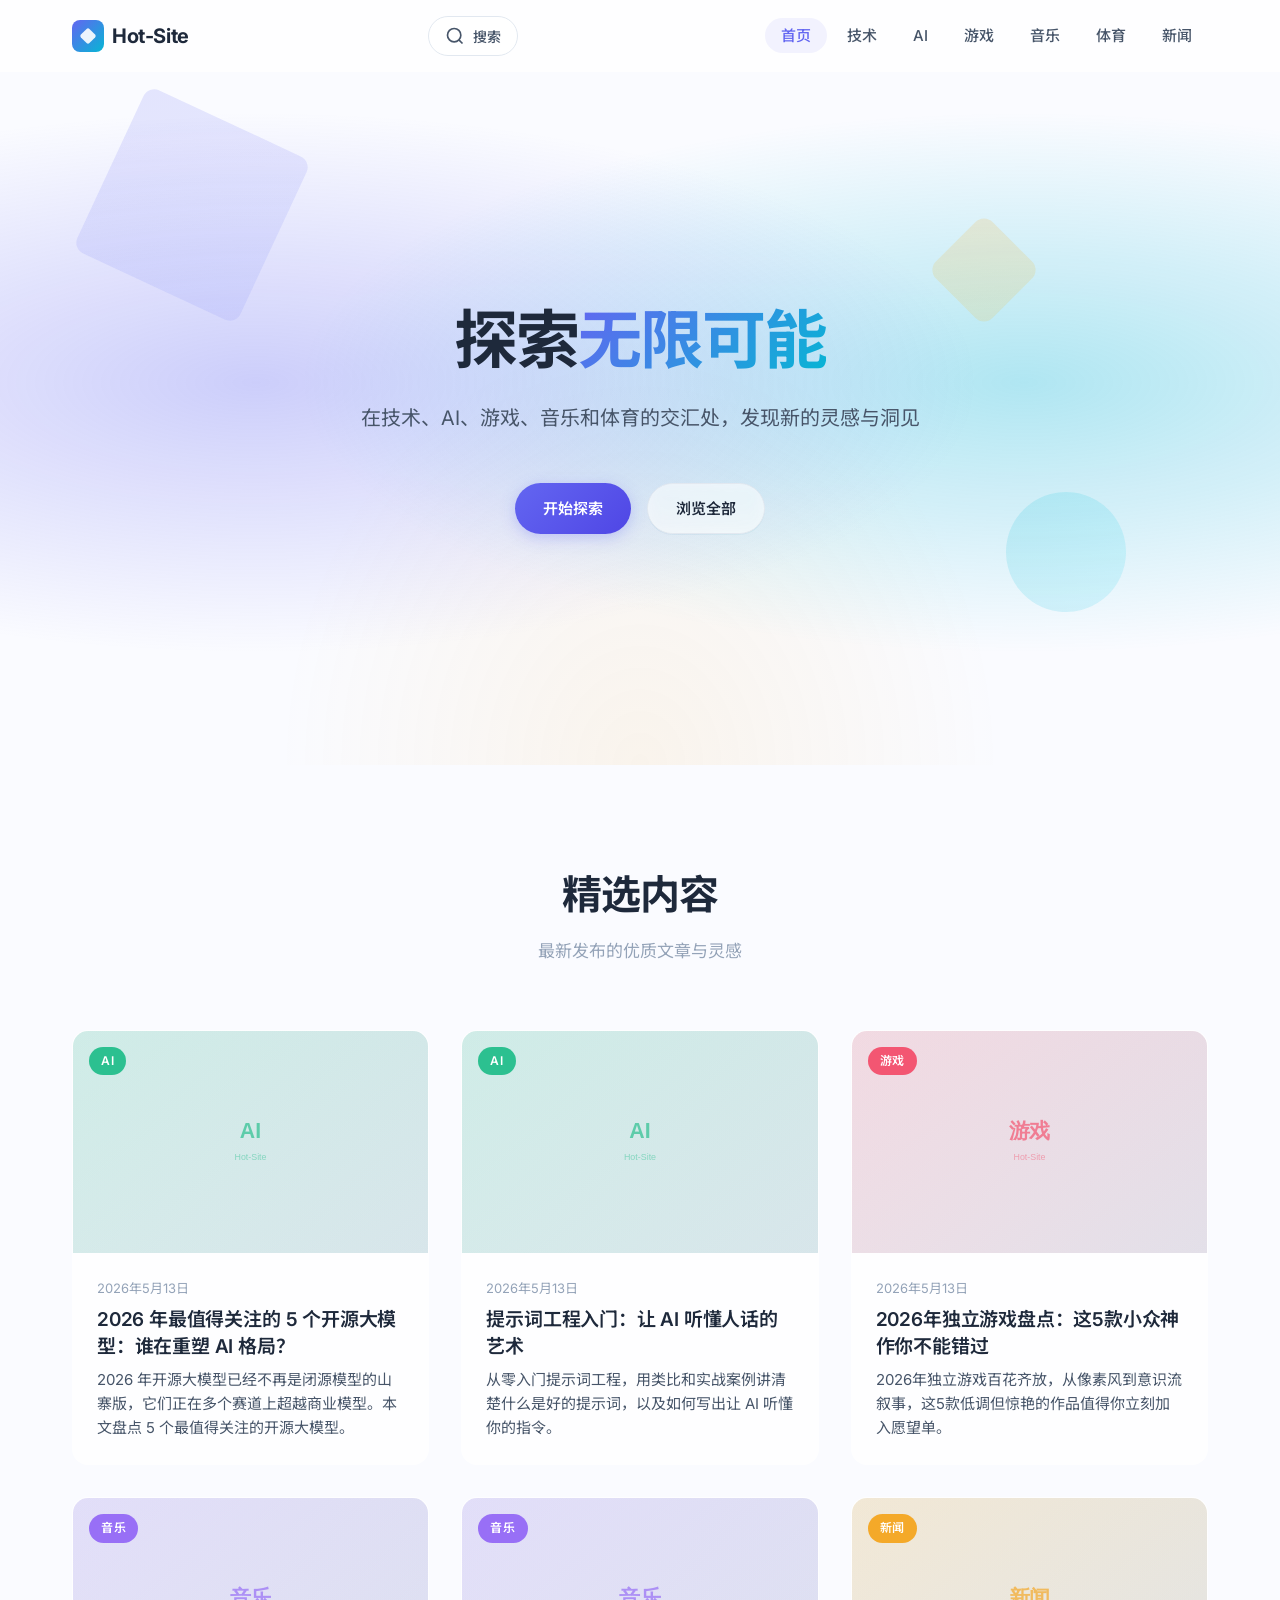
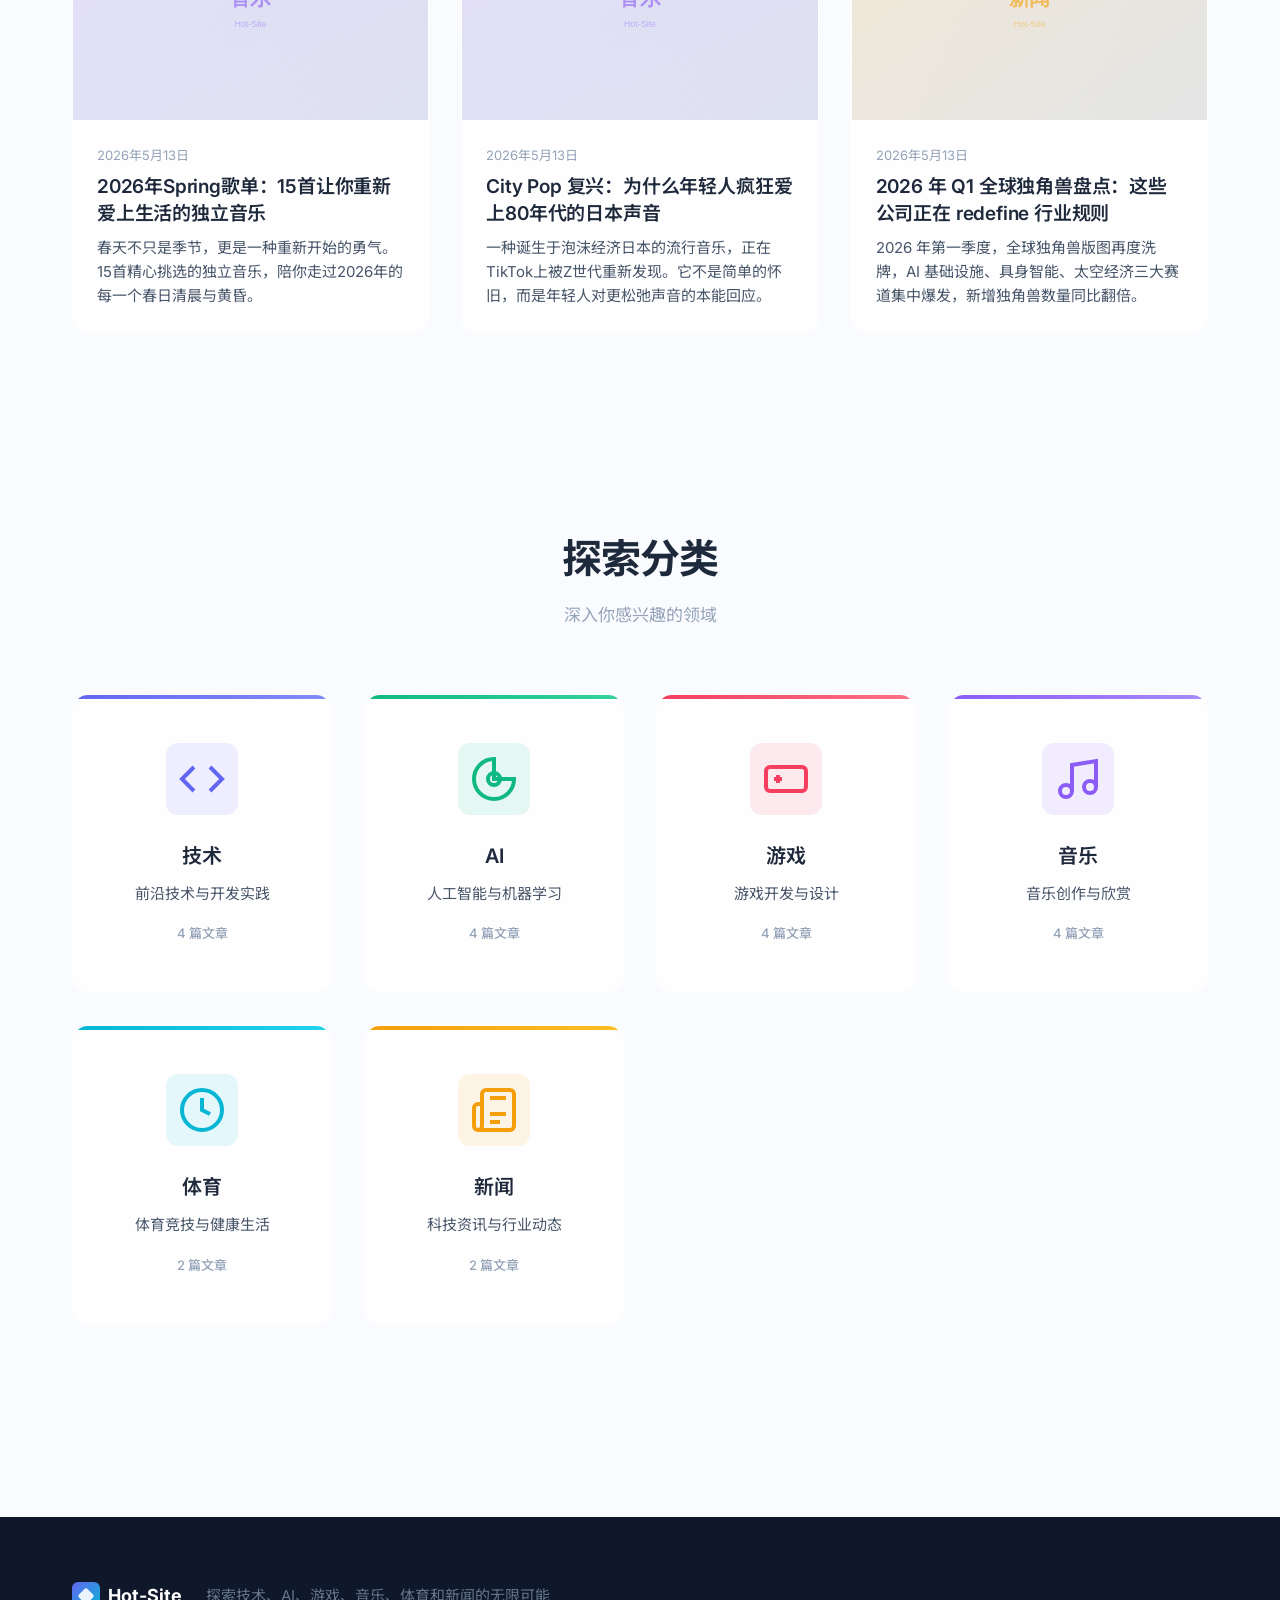
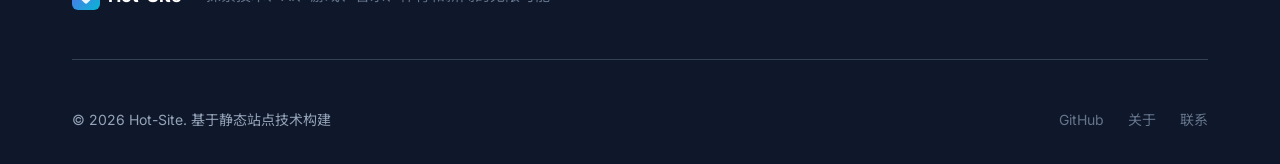
<file: index.html>
<!DOCTYPE html>
<html lang="zh-CN">
<head>
    <meta charset="UTF-8">
    <meta name="viewport" content="width=device-width, initial-scale=1.0">
    <meta name="description" content="Hot-Site - 探索技术、AI、游戏、音乐和体育的无限可能。精选优质内容，涵盖前沿技术、人工智能、游戏开发、音乐创作与艺术创意。">
    <meta name="keywords" content="技术博客,AI人工智能,游戏开发,音乐创作,艺术创意,前端开发">
    <meta name="author" content="Hot-Site">
    
    <!-- Open Graph -->
    <meta property="og:title" content="Hot-Site - 首页">
    <meta property="og:description" content="探索技术、AI、游戏、音乐和体育的无限可能">
    <meta property="og:type" content="website">
    <meta property="og:url" content="https://rrramxy.github.io/hot-site/">
    
    <title>Hot-Site | 首页</title>
    
    <!-- 样式 -->
    <link rel="stylesheet" href="css/style.css">
    
    <!-- 字体预加载 -->
    <link rel="preconnect" href="https://fonts.googleapis.com">
    <link rel="preconnect" href="https://fonts.gstatic.com" crossorigin>
    <link href="https://fonts.googleapis.com/css2?family=Inter:wght@300;400;500;600;700&family=Noto+Sans+SC:wght@300;400;500;700&display=swap" rel="stylesheet">
    
    <!-- Favicon -->
    <link rel="icon" type="image/svg+xml" href="data:image/svg+xml,<svg xmlns='http://www.w3.org/2000/svg' viewBox='0 0 32 32'><rect width='32' height='32' rx='6' fill='%236366f1'/><rect x='10' y='10' width='12' height='12' rx='2' fill='white' transform='rotate(45 16 16)'/></svg>">
</head>
<body data-page="home">
    <!-- 导航栏 -->
    <nav class="navbar" role="navigation" aria-label="主导航">
        <div class="nav-container">
            <a href="index.html" class="nav-logo" aria-label="返回首页">
                <div class="logo-icon" aria-hidden="true"></div>
                <span>Hot-Site</span>
            </a>
            
            <button class="hamburger" aria-label="打开菜单" aria-expanded="false">
                <span></span>
                <span></span>
                <span></span>
            </button>
            
            <button class="nav-search-btn" aria-label="搜索文章">
                <svg width="20" height="20" viewBox="0 0 24 24" fill="none" stroke="currentColor" stroke-width="2">
                    <circle cx="11" cy="11" r="8"/>
                    <path d="m21 21-4.35-4.35"/>
                </svg>
            </button>
            
            <ul class="nav-menu" role="menubar">
                <li role="none"><a href="index.html" class="nav-link active" role="menuitem">首页</a></li>
                <li role="none"><a href="category.html?cat=tech" class="nav-link" role="menuitem">技术</a></li>
                <li role="none"><a href="category.html?cat=ai" class="nav-link" role="menuitem">AI</a></li>
                <li role="none"><a href="category.html?cat=game" class="nav-link" role="menuitem">游戏</a></li>
                <li role="none"><a href="category.html?cat=music" class="nav-link" role="menuitem">音乐</a></li>
                <li role="none"><a href="category.html?cat=sports" class="nav-link" role="menuitem">体育</a></li>
                <li role="none"><a href="category.html?cat=news" class="nav-link" role="menuitem">新闻</a></li>
            </ul>
        </div>
    </nav>

    <!-- Hero 区域 -->
    <header class="hero">
        <div class="hero-bg" aria-hidden="true"></div>
        <div class="hero-content">
            <h1 class="hero-title">
                探索<span class="gradient-text">无限可能</span>
            </h1>
            <p class="hero-subtitle">
                在技术、AI、游戏、音乐和体育的交汇处，发现新的灵感与洞见
            </p>
            <div class="hero-cta">
                <a href="#featured" class="btn btn-primary">开始探索</a>
                <a href="category.html?cat=all" class="btn btn-secondary">浏览全部</a>
            </div>
        </div>
        <div class="hero-decoration" aria-hidden="true">
            <div class="geo-shape geo-1"></div>
            <div class="geo-shape geo-2"></div>
            <div class="geo-shape geo-3"></div>
        </div>
    </header>

    <!-- 精选内容 -->
    <main>
        <section id="featured" class="section" aria-labelledby="featured-title">
            <div class="container">
                <header class="section-header">
                    <h2 id="featured-title" class="section-title">精选内容</h2>
                    <p class="section-subtitle">最新发布的优质文章与灵感</p>
                </header>
                
                <div class="article-grid" id="featured-grid" role="feed" aria-label="精选文章列表">
                    <!-- 文章卡片将通过 JS 动态加载 -->
                </div>
            </div>
        </section>

        <!-- 分类导航 -->
        <section class="section categories-section" aria-labelledby="categories-title">
            <div class="container">
                <header class="section-header">
                    <h2 id="categories-title" class="section-title">探索分类</h2>
                    <p class="section-subtitle">深入你感兴趣的领域</p>
                </header>
                
                <div class="category-grid" id="category-grid" role="list">
                    <!-- 分类卡片将通过 JS 动态生成 -->
                </div>
            </div>
        </section>
    </main>

    <!-- 搜索模态框 -->
    <div class="search-modal" role="dialog" aria-label="搜索">
        <div class="search-modal-content">
            <div class="search-input-wrapper">
                <svg class="search-icon" width="20" height="20" viewBox="0 0 24 24" fill="none" stroke="currentColor" stroke-width="2">
                    <circle cx="11" cy="11" r="8"/>
                    <path d="m21 21-4.35-4.35"/>
                </svg>
                <input 
                    type="text" 
                    class="search-input" 
                    placeholder="搜索文章标题或摘要..." 
                    aria-label="搜索关键词"
                    autocomplete="off"
                />
                <kbd class="search-shortcut">ESC</kbd>
            </div>
            <div class="search-results" id="search-results">
                <!-- 搜索结果将通过 JS 动态渲染 -->
            </div>
        </div>
    </div>

    <!-- 页脚 -->
    <footer class="footer" role="contentinfo">
        <div class="container">
            <div class="footer-content">
                <div class="footer-brand">
                    <div class="logo-icon" aria-hidden="true"></div>
                    <span>Hot-Site</span>
                </div>
                <p class="footer-desc">探索技术、AI、游戏、音乐、体育和新闻的无限可能</p>
            </div>
            <div class="footer-bottom">
                <p>&copy; 2026 Hot-Site. 基于静态站点技术构建</p>
                <div class="footer-links">
                    <a href="https://github.com" target="_blank" rel="noopener noreferrer">GitHub</a>
                    <a href="#">关于</a>
                    <a href="#">联系</a>
                </div>
            </div>
        </div>
    </footer>

    <!-- Scripts -->
    <script src="js/data.js"></script>
    <script src="js/main.js"></script>
</body>
</html>
</file>
<file: css/style.css>
/* ============================================
   Hot-Site - 全局样式
   配色: Indigo + Cyan + Emerald + Rose + Violet
   字体: Inter + Noto Sans SC
   ============================================ */

/* --- CSS 变量 --- */
:root {
  /* 主色系 */
  --primary: #6366f1;
  --primary-light: #818cf8;
  --primary-dark: #4f46e5;
  --primary-glow: rgba(99, 102, 241, 0.3);

  /* 辅助色 */
  --secondary: #06b6d4;
  --secondary-light: #22d3ee;
  --secondary-dark: #0891b2;
  --secondary-glow: rgba(6, 182, 212, 0.3);

  /* 强调色 */
  --accent: #f59e0b;
  --accent-light: #fbbf24;
  --accent-dark: #d97706;

  /* 中性色 */
  --gray-50: #f8fafc;
  --gray-100: #f1f5f9;
  --gray-200: #e2e8f0;
  --gray-300: #cbd5e1;
  --gray-400: #94a3b8;
  --gray-500: #64748b;
  --gray-600: #475569;
  --gray-700: #334155;
  --gray-800: #1e293b;
  --gray-900: #0f172a;

  /* 背景 */
  --bg-primary: #fafbff;
  --bg-secondary: #f1f4fb;
  --bg-dark: #0f172a;

  /* 文字 */
  --text-primary: #1e293b;
  --text-secondary: #475569;
  --text-muted: #94a3b8;

  /* 玻璃态 */
  --glass-bg: rgba(255, 255, 255, 0.7);
  --glass-border: rgba(255, 255, 255, 0.3);
  --glass-shadow: 0 8px 32px rgba(99, 102, 241, 0.08);

  /* 间距 */
  --space-xs: 0.25rem;
  --space-sm: 0.5rem;
  --space-md: 1rem;
  --space-lg: 1.5rem;
  --space-xl: 2rem;
  --space-2xl: 3rem;
  --space-3xl: 4rem;
  --space-4xl: 6rem;

  /* 圆角 */
  --radius-sm: 8px;
  --radius-md: 12px;
  --radius-lg: 16px;
  --radius-xl: 24px;
  --radius-full: 9999px;

  /* 过渡 */
  --transition-fast: 0.15s ease;
  --transition-base: 0.3s ease;
  --transition-slow: 0.5s ease;

  /* 布局 */
  --container-max: 1200px;
  --navbar-height: 72px;
}

/* --- Reset & Base --- */
*,
*::before,
*::after {
  margin: 0;
  padding: 0;
  box-sizing: border-box;
}

html {
  font-size: 16px;
  scroll-behavior: smooth;
  -webkit-font-smoothing: antialiased;
  -moz-osx-font-smoothing: grayscale;
}

body {
  font-family: 'Inter', 'Noto Sans SC', -apple-system, BlinkMacSystemFont, sans-serif;
  color: var(--text-primary);
  background: var(--bg-primary);
  line-height: 1.7;
  min-height: 100vh;
  overflow-x: hidden;
}

a {
  color: inherit;
  text-decoration: none;
  transition: color var(--transition-fast);
}

img {
  max-width: 100%;
  height: auto;
  display: block;
}

ul, ol {
  list-style: none;
}

button {
  border: none;
  background: none;
  cursor: pointer;
  font-family: inherit;
  font-size: inherit;
  color: inherit;
}

/* --- 页面淡入动画 --- */
@keyframes fadeIn {
  from { opacity: 0; transform: translateY(12px); }
  to   { opacity: 1; transform: translateY(0); }
}

.page-enter {
  animation: fadeIn 0.5s ease forwards;
}

/* --- 容器 --- */
.container {
  max-width: var(--container-max);
  margin: 0 auto;
  padding: 0 var(--space-xl);
}

/* --- 导航栏 --- */
.navbar {
  position: fixed;
  top: 0;
  left: 0;
  right: 0;
  z-index: 1000;
  height: var(--navbar-height);
  background: var(--glass-bg);
  backdrop-filter: blur(20px);
  -webkit-backdrop-filter: blur(20px);
  border-bottom: 1px solid var(--glass-border);
  transition: all var(--transition-base);
}

.navbar.scrolled {
  background: rgba(255, 255, 255, 0.92);
  box-shadow: 0 1px 20px rgba(99, 102, 241, 0.06);
}

.nav-container {
  max-width: var(--container-max);
  margin: 0 auto;
  padding: 0 var(--space-xl);
  height: 100%;
  display: flex;
  align-items: center;
  justify-content: space-between;
}

.nav-logo {
  display: flex;
  align-items: center;
  gap: var(--space-sm);
  font-weight: 700;
  font-size: 1.25rem;
  color: var(--text-primary);
  letter-spacing: -0.02em;
}

.logo-icon {
  width: 32px;
  height: 32px;
  border-radius: var(--radius-sm);
  background: linear-gradient(135deg, var(--primary), var(--secondary));
  position: relative;
}

.logo-icon::after {
  content: '';
  position: absolute;
  top: 50%;
  left: 50%;
  transform: translate(-50%, -50%) rotate(45deg);
  width: 12px;
  height: 12px;
  background: rgba(255, 255, 255, 0.9);
  border-radius: 2px;
}

.nav-menu {
  display: flex;
  align-items: center;
  gap: var(--space-xs);
}

.nav-link {
  padding: var(--space-sm) var(--space-md);
  border-radius: var(--radius-full);
  font-weight: 500;
  font-size: 0.9375rem;
  color: var(--text-secondary);
  transition: all var(--transition-fast);
  position: relative;
}

.nav-link:hover,
.nav-link.active {
  color: var(--primary);
  background: rgba(99, 102, 241, 0.08);
}

/* 汉堡菜单 */
.hamburger {
  display: none;
  flex-direction: column;
  gap: 5px;
  padding: var(--space-sm);
  z-index: 1001;
}

.hamburger span {
  display: block;
  width: 22px;
  height: 2px;
  background: var(--text-primary);
  border-radius: 2px;
  transition: all var(--transition-base);
}

.hamburger.active span:nth-child(1) {
  transform: rotate(45deg) translate(5px, 5px);
}

.hamburger.active span:nth-child(2) {
  opacity: 0;
}

.hamburger.active span:nth-child(3) {
  transform: rotate(-45deg) translate(5px, -5px);
}

/* --- Hero 区域 --- */
.hero {
  position: relative;
  min-height: 85vh;
  display: flex;
  align-items: center;
  justify-content: center;
  padding: calc(var(--navbar-height) + var(--space-3xl)) var(--space-xl) var(--space-3xl);
  overflow: hidden;
}

.hero-bg {
  position: absolute;
  inset: 0;
  background:
    radial-gradient(ellipse at 20% 50%, var(--primary-glow) 0%, transparent 50%),
    radial-gradient(ellipse at 80% 50%, var(--secondary-glow) 0%, transparent 50%),
    radial-gradient(ellipse at 50% 100%, rgba(245, 158, 11, 0.08) 0%, transparent 40%);
  z-index: 0;
}

.hero-content {
  position: relative;
  z-index: 2;
  text-align: center;
  max-width: 720px;
}

.hero-title {
  font-size: clamp(2.5rem, 6vw, 4rem);
  font-weight: 700;
  line-height: 1.15;
  letter-spacing: -0.03em;
  margin-bottom: var(--space-lg);
  color: var(--text-primary);
}

.gradient-text {
  background: linear-gradient(135deg, var(--primary), var(--secondary));
  -webkit-background-clip: text;
  -webkit-text-fill-color: transparent;
  background-clip: text;
}

.hero-subtitle {
  font-size: clamp(1.05rem, 2vw, 1.25rem);
  color: var(--text-secondary);
  line-height: 1.7;
  margin-bottom: var(--space-2xl);
  font-weight: 400;
}

.hero-cta {
  display: flex;
  gap: var(--space-md);
  justify-content: center;
  flex-wrap: wrap;
}

/* 几何装饰 */
.hero-decoration {
  position: absolute;
  inset: 0;
  z-index: 1;
  pointer-events: none;
}

.geo-shape {
  position: absolute;
  border-radius: var(--radius-md);
  opacity: 0.15;
}

.geo-1 {
  width: 180px;
  height: 180px;
  top: 15%;
  left: 8%;
  background: linear-gradient(135deg, var(--primary), var(--primary-light));
  transform: rotate(25deg);
  animation: float 8s ease-in-out infinite;
}

.geo-2 {
  width: 120px;
  height: 120px;
  bottom: 20%;
  right: 12%;
  background: linear-gradient(135deg, var(--secondary), var(--secondary-light));
  transform: rotate(-15deg);
  border-radius: 50%;
  animation: float 6s ease-in-out infinite reverse;
}

.geo-3 {
  width: 80px;
  height: 80px;
  top: 30%;
  right: 20%;
  background: linear-gradient(135deg, var(--accent), var(--accent-light));
  transform: rotate(45deg);
  animation: float 10s ease-in-out infinite;
}

@keyframes float {
  0%, 100% { transform: translateY(0) rotate(25deg); }
  50%      { transform: translateY(-20px) rotate(25deg); }
}

/* --- 按钮 --- */
.btn {
  display: inline-flex;
  align-items: center;
  justify-content: center;
  gap: var(--space-sm);
  padding: 0.75rem 1.75rem;
  border-radius: var(--radius-full);
  font-weight: 600;
  font-size: 0.9375rem;
  transition: all var(--transition-base);
  cursor: pointer;
  border: none;
}

.btn-primary {
  background: linear-gradient(135deg, var(--primary), var(--primary-dark));
  color: #fff;
  box-shadow: 0 4px 16px var(--primary-glow);
}

.btn-primary:hover {
  transform: translateY(-2px);
  box-shadow: 0 6px 24px var(--primary-glow);
}

.btn-secondary {
  background: var(--glass-bg);
  color: var(--text-primary);
  border: 1px solid var(--gray-200);
  backdrop-filter: blur(8px);
}

.btn-secondary:hover {
  background: #fff;
  border-color: var(--primary-light);
  transform: translateY(-2px);
}

/* --- 区块 --- */
.section {
  padding: var(--space-4xl) 0;
}

.section-header {
  text-align: center;
  margin-bottom: var(--space-3xl);
}

.section-title {
  font-size: clamp(1.75rem, 3.5vw, 2.5rem);
  font-weight: 700;
  letter-spacing: -0.02em;
  margin-bottom: var(--space-sm);
  color: var(--text-primary);
}

.section-subtitle {
  font-size: 1.0625rem;
  color: var(--text-muted);
  font-weight: 400;
}

/* --- 文章卡片网格 --- */
.article-grid {
  display: grid;
  grid-template-columns: repeat(auto-fill, minmax(340px, 1fr));
  gap: var(--space-xl);
}

.article-card {
  background: var(--glass-bg);
  backdrop-filter: blur(12px);
  -webkit-backdrop-filter: blur(12px);
  border: 1px solid var(--glass-border);
  border-radius: var(--radius-lg);
  overflow: hidden;
  transition: all var(--transition-base);
  cursor: pointer;
  display: flex;
  flex-direction: column;
}

.article-card:hover {
  transform: translateY(-6px);
  box-shadow: 0 20px 60px rgba(99, 102, 241, 0.12);
  border-color: rgba(99, 102, 241, 0.2);
}

.article-card-cover {
  position: relative;
  aspect-ratio: 16 / 10;
  overflow: hidden;
  background: linear-gradient(135deg, var(--gray-100), var(--gray-200));
}

.article-card-cover img {
  width: 100%;
  height: 100%;
  object-fit: cover;
  transition: transform var(--transition-slow);
}

.article-card:hover .article-card-cover img {
  transform: scale(1.05);
}

.article-card-cover .category-badge {
  position: absolute;
  top: var(--space-md);
  left: var(--space-md);
  padding: 0.25rem 0.75rem;
  border-radius: var(--radius-full);
  font-size: 0.75rem;
  font-weight: 600;
  text-transform: uppercase;
  letter-spacing: 0.05em;
  backdrop-filter: blur(8px);
}

.category-badge[data-cat="ai"] {
  background: rgba(16, 185, 129, 0.85);
  color: #fff;
}

.category-badge[data-cat="game"] {
  background: rgba(244, 63, 94, 0.85);
  color: #fff;
}

.category-badge[data-cat="music"] {
  background: rgba(139, 92, 246, 0.85);
  color: #fff;
}

/* art 分类样式（已禁用，保留用于未来恢复） */
/*
.category-badge[data-cat="art"] {
  background: rgba(6, 182, 212, 0.85);
  color: #fff;
}
*/

.category-badge[data-cat="tech"] {
  background: rgba(99, 102, 241, 0.85);
  color: #fff;
}

.category-badge[data-cat="sports"] {
  background: rgba(6, 182, 212, 0.85);
  color: #fff;
}

.category-badge[data-cat="news"] {
  background: rgba(245, 158, 11, 0.85);
  color: #fff;
}

.article-card-body {
  padding: var(--space-lg);
  flex: 1;
  display: flex;
  flex-direction: column;
}

.article-card-date {
  font-size: 0.8125rem;
  color: var(--text-muted);
  margin-bottom: var(--space-sm);
}

.article-card-title {
  font-size: 1.1875rem;
  font-weight: 600;
  line-height: 1.4;
  letter-spacing: -0.01em;
  margin-bottom: var(--space-sm);
  color: var(--text-primary);
  display: -webkit-box;
  -webkit-line-clamp: 2;
  -webkit-box-orient: vertical;
  overflow: hidden;
}

.article-card-excerpt {
  font-size: 0.9375rem;
  color: var(--text-secondary);
  line-height: 1.6;
  flex: 1;
  display: -webkit-box;
  -webkit-line-clamp: 3;
  -webkit-box-orient: vertical;
  overflow: hidden;
}

/* --- 分类卡片网格 --- */
.category-grid {
  display: grid;
  grid-template-columns: repeat(auto-fill, minmax(260px, 1fr));
  gap: var(--space-xl);
}

.category-card {
  background: var(--glass-bg);
  backdrop-filter: blur(12px);
  border: 1px solid var(--glass-border);
  border-radius: var(--radius-lg);
  padding: var(--space-2xl);
  text-align: center;
  transition: all var(--transition-base);
  position: relative;
  overflow: hidden;
}

.category-card::before {
  content: '';
  position: absolute;
  top: 0;
  left: 0;
  right: 0;
  height: 4px;
  border-radius: var(--radius-lg) var(--radius-lg) 0 0;
  transition: height var(--transition-base);
}

.category-card:hover {
  transform: translateY(-6px);
  box-shadow: 0 20px 60px rgba(99, 102, 241, 0.1);
}

.category-card:hover::before {
  height: 6px;
}

.category-ai::before { background: linear-gradient(90deg, #10b981, #34d399); }
.category-game::before { background: linear-gradient(90deg, #f43f5e, #fb7185); }
.category-music::before { background: linear-gradient(90deg, #8b5cf6, #a78bfa); }
/* .category-art::before { background: linear-gradient(90deg, var(--secondary), var(--secondary-light)); } */
.category-tech::before { background: linear-gradient(90deg, var(--primary), var(--primary-light)); }
.category-sports::before { background: linear-gradient(90deg, #06b6d4, #22d3ee); }
.category-news::before { background: linear-gradient(90deg, #f59e0b, #fbbf24); }

.category-icon {
  display: inline-flex;
  align-items: center;
  justify-content: center;
  width: 72px;
  height: 72px;
  border-radius: var(--radius-md);
  margin-bottom: var(--space-lg);
}

.category-ai .category-icon { background: rgba(16, 185, 129, 0.1); color: #10b981; }
.category-game .category-icon { background: rgba(244, 63, 94, 0.1); color: #f43f5e; }
.category-music .category-icon { background: rgba(139, 92, 246, 0.1); color: #8b5cf6; }
/* .category-art .category-icon { background: rgba(6, 182, 212, 0.1); color: var(--secondary); } */
.category-tech .category-icon { background: rgba(99, 102, 241, 0.1); color: var(--primary); }
.category-sports .category-icon { background: rgba(6, 182, 212, 0.1); color: #06b6d4; }
.category-news .category-icon { background: rgba(245, 158, 11, 0.1); color: #f59e0b; }

.category-card h3 {
  font-size: 1.25rem;
  font-weight: 600;
  margin-bottom: var(--space-sm);
}

.category-card p {
  font-size: 0.9375rem;
  color: var(--text-secondary);
  margin-bottom: var(--space-md);
}

.category-count {
  font-size: 0.8125rem;
  color: var(--text-muted);
  font-weight: 500;
}

/* --- 分类列表页 --- */
.page-header {
  padding: calc(var(--navbar-height) + var(--space-3xl)) 0 var(--space-2xl);
  text-align: center;
  position: relative;
  overflow: hidden;
}

.page-header::before {
  content: '';
  position: absolute;
  inset: 0;
  background:
    radial-gradient(ellipse at 30% 50%, var(--primary-glow) 0%, transparent 50%),
    radial-gradient(ellipse at 70% 50%, var(--secondary-glow) 0%, transparent 50%);
  opacity: 0.5;
  z-index: 0;
}

.page-header-content {
  position: relative;
  z-index: 1;
}

.page-header h1 {
  font-size: clamp(2rem, 4vw, 3rem);
  font-weight: 700;
  letter-spacing: -0.03em;
  margin-bottom: var(--space-sm);
}

.page-header p {
  color: var(--text-secondary);
  font-size: 1.0625rem;
}

/* 筛选栏 */
.filter-bar {
  display: flex;
  justify-content: center;
  gap: var(--space-sm);
  margin-bottom: var(--space-2xl);
  flex-wrap: wrap;
}

.filter-btn {
  padding: 0.5rem 1.25rem;
  border-radius: var(--radius-full);
  font-size: 0.875rem;
  font-weight: 500;
  color: var(--text-secondary);
  background: var(--glass-bg);
  border: 1px solid var(--gray-200);
  transition: all var(--transition-fast);
  cursor: pointer;
}

.filter-btn:hover {
  border-color: var(--primary-light);
  color: var(--primary);
}

.filter-btn.active {
  background: var(--primary);
  color: #fff;
  border-color: var(--primary);
}

/* --- 文章详情页 --- */
.article-detail {
  padding: calc(var(--navbar-height) + var(--space-2xl)) 0 var(--space-4xl);
}

.article-detail-header {
  max-width: 780px;
  margin: 0 auto;
  text-align: center;
  margin-bottom: var(--space-3xl);
}

.article-detail-meta {
  display: flex;
  align-items: center;
  justify-content: center;
  gap: var(--space-md);
  margin-bottom: var(--space-lg);
  flex-wrap: wrap;
}

.article-detail-meta .category-badge {
  position: static;
  font-size: 0.75rem;
}

.article-detail-date {
  font-size: 0.875rem;
  color: var(--text-muted);
}

.article-detail-title {
  font-size: clamp(2rem, 4vw, 2.75rem);
  font-weight: 700;
  letter-spacing: -0.02em;
  line-height: 1.25;
  margin-bottom: var(--space-lg);
}

.article-detail-cover {
  max-width: 900px;
  margin: 0 auto var(--space-3xl);
  border-radius: var(--radius-lg);
  overflow: hidden;
  aspect-ratio: 16 / 9;
  background: var(--gray-100);
}

.article-detail-cover img {
  width: 100%;
  height: 100%;
  object-fit: cover;
}

/* 文章正文 */
.article-content {
  max-width: 780px;
  margin: 0 auto;
  font-size: 1.0625rem;
  line-height: 1.85;
  color: var(--text-primary);
}

.article-content h1,
.article-content h2,
.article-content h3,
.article-content h4 {
  font-weight: 700;
  line-height: 1.3;
  margin-top: 2em;
  margin-bottom: 0.6em;
  letter-spacing: -0.01em;
}

.article-content h2 {
  font-size: 1.625rem;
  padding-bottom: 0.5em;
  border-bottom: 2px solid var(--gray-100);
}

.article-content h3 {
  font-size: 1.3125rem;
}

.article-content p {
  margin-bottom: 1.25em;
}

.article-content a {
  color: var(--primary);
  text-decoration: underline;
  text-underline-offset: 3px;
}

.article-content a:hover {
  color: var(--primary-dark);
}

.article-content ul,
.article-content ol {
  padding-left: 1.5em;
  margin-bottom: 1.25em;
}

.article-content ul {
  list-style-type: disc;
}

.article-content ol {
  list-style-type: decimal;
}

.article-content li {
  margin-bottom: 0.4em;
}

.article-content blockquote {
  margin: 1.5em 0;
  padding: var(--space-md) var(--space-lg);
  background: var(--bg-secondary);
  border-left: 4px solid var(--primary);
  border-radius: 0 var(--radius-sm) var(--radius-sm) 0;
  color: var(--text-secondary);
  font-style: italic;
}

.article-content code {
  font-family: 'JetBrains Mono', 'Fira Code', monospace;
  font-size: 0.875em;
  background: var(--gray-100);
  padding: 0.15em 0.4em;
  border-radius: 4px;
  color: var(--primary-dark);
}

.article-content pre {
  margin: 1.5em 0;
  padding: var(--space-lg);
  background: var(--gray-900);
  color: var(--gray-100);
  border-radius: var(--radius-md);
  overflow-x: auto;
  line-height: 1.6;
}

.article-content pre code {
  background: none;
  padding: 0;
  color: inherit;
  font-size: 0.875rem;
}

.article-content img {
  border-radius: var(--radius-md);
  margin: 1.5em 0;
  cursor: zoom-in;
}

.article-content hr {
  border: none;
  height: 2px;
  background: var(--gray-200);
  margin: 2em 0;
}

.article-content table {
  width: 100%;
  border-collapse: collapse;
  margin: 1.5em 0;
}

.article-content th,
.article-content td {
  padding: 0.75rem 1rem;
  border: 1px solid var(--gray-200);
  text-align: left;
}

.article-content th {
  background: var(--gray-50);
  font-weight: 600;
}

/* --- Lightbox --- */
.lightbox-overlay {
  position: fixed;
  inset: 0;
  z-index: 2000;
  background: rgba(15, 23, 42, 0.9);
  backdrop-filter: blur(8px);
  display: flex;
  align-items: center;
  justify-content: center;
  opacity: 0;
  visibility: hidden;
  transition: all var(--transition-base);
  cursor: zoom-out;
}

.lightbox-overlay.active {
  opacity: 1;
  visibility: visible;
}

.lightbox-overlay img {
  max-width: 90vw;
  max-height: 90vh;
  border-radius: var(--radius-md);
  box-shadow: 0 24px 80px rgba(0, 0, 0, 0.4);
  transform: scale(0.9);
  transition: transform var(--transition-base);
}

.lightbox-overlay.active img {
  transform: scale(1);
}

.lightbox-close {
  position: absolute;
  top: var(--space-xl);
  right: var(--space-xl);
  width: 44px;
  height: 44px;
  display: flex;
  align-items: center;
  justify-content: center;
  background: rgba(255, 255, 255, 0.15);
  border-radius: 50%;
  color: #fff;
  font-size: 1.5rem;
  transition: background var(--transition-fast);
}

.lightbox-close:hover {
  background: rgba(255, 255, 255, 0.3);
}

/* --- 返回按钮 --- */
.back-link {
  display: inline-flex;
  align-items: center;
  gap: var(--space-sm);
  color: var(--text-muted);
  font-size: 0.9375rem;
  font-weight: 500;
  margin-bottom: var(--space-xl);
  transition: color var(--transition-fast);
}

.back-link:hover {
  color: var(--primary);
}

.back-link svg {
  width: 18px;
  height: 18px;
}

/* --- 空状态 --- */
.empty-state {
  text-align: center;
  padding: var(--space-4xl) 0;
  color: var(--text-muted);
}

.empty-state svg {
  width: 64px;
  height: 64px;
  margin-bottom: var(--space-lg);
  opacity: 0.4;
}

/* --- 页脚 --- */
.footer {
  background: var(--gray-900);
  color: var(--gray-400);
  padding: var(--space-3xl) 0 var(--space-xl);
  margin-top: var(--space-4xl);
}

.footer-content {
  display: flex;
  align-items: center;
  gap: var(--space-lg);
  margin-bottom: var(--space-2xl);
  padding-bottom: var(--space-2xl);
  border-bottom: 1px solid var(--gray-700);
}

.footer-brand {
  display: flex;
  align-items: center;
  gap: var(--space-sm);
  font-weight: 700;
  font-size: 1.125rem;
  color: #fff;
}

.footer-brand .logo-icon {
  width: 28px;
  height: 28px;
  border-radius: 6px;
}

.footer-desc {
  font-size: 0.9375rem;
  color: var(--gray-500);
}

.footer-bottom {
  display: flex;
  justify-content: space-between;
  align-items: center;
  flex-wrap: wrap;
  gap: var(--space-md);
  font-size: 0.875rem;
}

.footer-links {
  display: flex;
  gap: var(--space-lg);
}

.footer-links a {
  color: var(--gray-500);
  transition: color var(--transition-fast);
}

.footer-links a:hover {
  color: #fff;
}

/* --- 响应式 --- */
@media (max-width: 768px) {
  :root {
    --navbar-height: 64px;
  }

  .hamburger {
    display: flex;
  }

  .nav-menu {
    position: fixed;
    top: 0;
    right: -100%;
    width: 280px;
    height: 100vh;
    flex-direction: column;
    background: #fff;
    padding: calc(var(--navbar-height) + var(--space-xl)) var(--space-xl) var(--space-xl);
    box-shadow: -10px 0 40px rgba(0, 0, 0, 0.1);
    transition: right var(--transition-base);
    gap: var(--space-xs);
    z-index: 999;
  }

  .nav-menu.open {
    right: 0;
  }

  .nav-link {
    padding: var(--space-md);
    border-radius: var(--radius-sm);
    font-size: 1rem;
  }

  .hero {
    min-height: 70vh;
  }

  .article-grid {
    grid-template-columns: 1fr;
  }

  .category-grid {
    grid-template-columns: repeat(auto-fill, minmax(200px, 1fr));
  }

  .container {
    padding: 0 var(--space-md);
  }

  .section {
    padding: var(--space-3xl) 0;
  }
}

@media (max-width: 480px) {
  .hero-title {
    font-size: 2rem;
  }

  .hero-subtitle {
    font-size: 1rem;
  }

  .hero-cta {
    flex-direction: column;
    align-items: center;
  }

  .category-grid {
    grid-template-columns: 1fr 1fr;
  }

  .article-detail-title {
    font-size: 1.75rem;
  }
}

/* --- 加载状态 --- */
.skeleton {
  background: linear-gradient(90deg, var(--gray-100) 25%, var(--gray-200) 50%, var(--gray-100) 75%);
  background-size: 200% 100%;
  animation: shimmer 1.5s infinite;
  border-radius: var(--radius-sm);
}

@keyframes shimmer {
  0%   { background-position: 200% 0; }
  100% { background-position: -200% 0; }
}

/* --- 返回顶部 --- */
.scroll-top {
  position: fixed;
  bottom: var(--space-xl);
  right: var(--space-xl);
  width: 44px;
  height: 44px;
  border-radius: 50%;
  background: var(--primary);
  color: #fff;
  display: flex;
  align-items: center;
  justify-content: center;
  box-shadow: 0 4px 16px var(--primary-glow);
  opacity: 0;
  visibility: hidden;
  transform: translateY(10px);
  transition: all var(--transition-base);
  z-index: 100;
  cursor: pointer;
  border: none;
}

.scroll-top.visible {
  opacity: 1;
  visibility: visible;
  transform: translateY(0);
}

.scroll-top:hover {
  transform: translateY(-2px);
  box-shadow: 0 6px 24px var(--primary-glow);
}

/* --- 打字机效果 (用于加载) --- */
.loading-text::after {
  content: '...';
  animation: dots 1.5s steps(3, end) infinite;
}

@keyframes dots {
  0%   { content: '.'; }
  33%  { content: '..'; }
  66%  { content: '...'; }
}

/* --- 搜索按钮 --- */
.nav-search-btn {
  display: flex;
  align-items: center;
  justify-content: center;
  gap: var(--space-sm);
  width: auto;
  min-width: 44px;
  height: 40px;
  padding: 0 var(--space-md);
  border-radius: var(--radius-full);
  color: var(--text-secondary);
  background: rgba(255, 255, 255, 0.6);
  border: 1px solid var(--gray-200);
  backdrop-filter: blur(8px);
  transition: all var(--transition-fast);
  margin-right: var(--space-sm);
  cursor: pointer;
}

.nav-search-btn:hover {
  color: var(--primary);
  background: rgba(255, 255, 255, 0.9);
  border-color: var(--primary-light);
  box-shadow: 0 2px 8px rgba(99, 102, 241, 0.12);
}

.nav-search-btn svg {
  flex-shrink: 0;
}

/* 搜索按钮文字提示 */
.nav-search-btn::after {
  content: '搜索';
  font-size: 0.875rem;
  font-weight: 500;
  white-space: nowrap;
}

@media (max-width: 768px) {
  .nav-search-btn::after {
    content: '';
  }
  
  .nav-search-btn {
    min-width: 40px;
    padding: 0;
  }
}

/* --- 搜索模态框 --- */
.search-modal {
  position: fixed;
  inset: 0;
  z-index: 2000;
  background: rgba(15, 23, 42, 0.6);
  backdrop-filter: blur(8px);
  display: flex;
  align-items: flex-start;
  justify-content: center;
  padding-top: 15vh;
  opacity: 0;
  visibility: hidden;
  transition: all var(--transition-base);
}

.search-modal.active {
  opacity: 1;
  visibility: visible;
}

.search-modal-content {
  width: 90%;
  max-width: 640px;
  background: #fff;
  border-radius: var(--radius-lg);
  box-shadow: 0 24px 80px rgba(0, 0, 0, 0.2);
  transform: translateY(-20px) scale(0.95);
  transition: transform var(--transition-base);
  overflow: hidden;
}

.search-modal.active .search-modal-content {
  transform: translateY(0) scale(1);
}

/* 搜索输入框 */
.search-input-wrapper {
  display: flex;
  align-items: center;
  gap: var(--space-md);
  padding: var(--space-lg) var(--space-xl);
  border-bottom: 1px solid var(--gray-200);
}

.search-icon {
  color: var(--text-muted);
  flex-shrink: 0;
}

.search-input {
  flex: 1;
  border: none;
  outline: none;
  font-size: 1.125rem;
  color: var(--text-primary);
  background: transparent;
  font-family: inherit;
}

.search-input::placeholder {
  color: var(--text-muted);
}

.search-shortcut {
  padding: 0.25rem 0.5rem;
  background: var(--gray-100);
  border: 1px solid var(--gray-200);
  border-radius: var(--radius-sm);
  font-size: 0.75rem;
  color: var(--text-muted);
  font-family: inherit;
}

/* 搜索结果列表 */
.search-results {
  max-height: 400px;
  overflow-y: auto;
  padding: var(--space-sm);
}

.search-result-item {
  display: flex;
  gap: var(--space-md);
  padding: var(--space-md);
  border-radius: var(--radius-md);
  cursor: pointer;
  transition: background var(--transition-fast);
}

.search-result-item:hover,
.search-result-item.active {
  background: var(--gray-50);
}

.search-result-cover {
  width: 80px;
  height: 60px;
  border-radius: var(--radius-sm);
  overflow: hidden;
  flex-shrink: 0;
  background: var(--gray-100);
}

.search-result-cover img {
  width: 100%;
  height: 100%;
  object-fit: cover;
}

.search-result-info {
  flex: 1;
  min-width: 0;
}

.search-result-title {
  font-size: 0.9375rem;
  font-weight: 600;
  color: var(--text-primary);
  margin-bottom: 0.25rem;
  display: -webkit-box;
  -webkit-line-clamp: 1;
  -webkit-box-orient: vertical;
  overflow: hidden;
}

.search-result-excerpt {
  font-size: 0.8125rem;
  color: var(--text-secondary);
  line-height: 1.5;
  display: -webkit-box;
  -webkit-line-clamp: 2;
  -webkit-box-orient: vertical;
  overflow: hidden;
}

.search-result-meta {
  display: flex;
  gap: var(--space-sm);
  align-items: center;
  margin-top: 0.5rem;
  font-size: 0.75rem;
  color: var(--text-muted);
}

/* 关键词高亮 */
.search-highlight {
  background: rgba(251, 191, 36, 0.3);
  color: var(--accent-dark);
  padding: 0.05em 0.15em;
  border-radius: 2px;
}

/* 搜索空状态 */
.search-empty {
  text-align: center;
  padding: var(--space-3xl) var(--space-xl);
  color: var(--text-muted);
}

.search-empty svg {
  width: 48px;
  height: 48px;
  margin-bottom: var(--space-md);
  opacity: 0.4;
}

/* 移动端适配 */
@media (max-width: 768px) {
  .search-modal {
    padding-top: 0;
    align-items: stretch;
  }
  
  .search-modal-content {
    width: 100%;
    max-width: none;
    height: 100vh;
    border-radius: 0;
    transform: translateY(100%);
  }
  
  .search-modal.active .search-modal-content {
    transform: translateY(0);
  }
  
  .search-results {
    max-height: none;
    flex: 1;
  }
}
</file>
